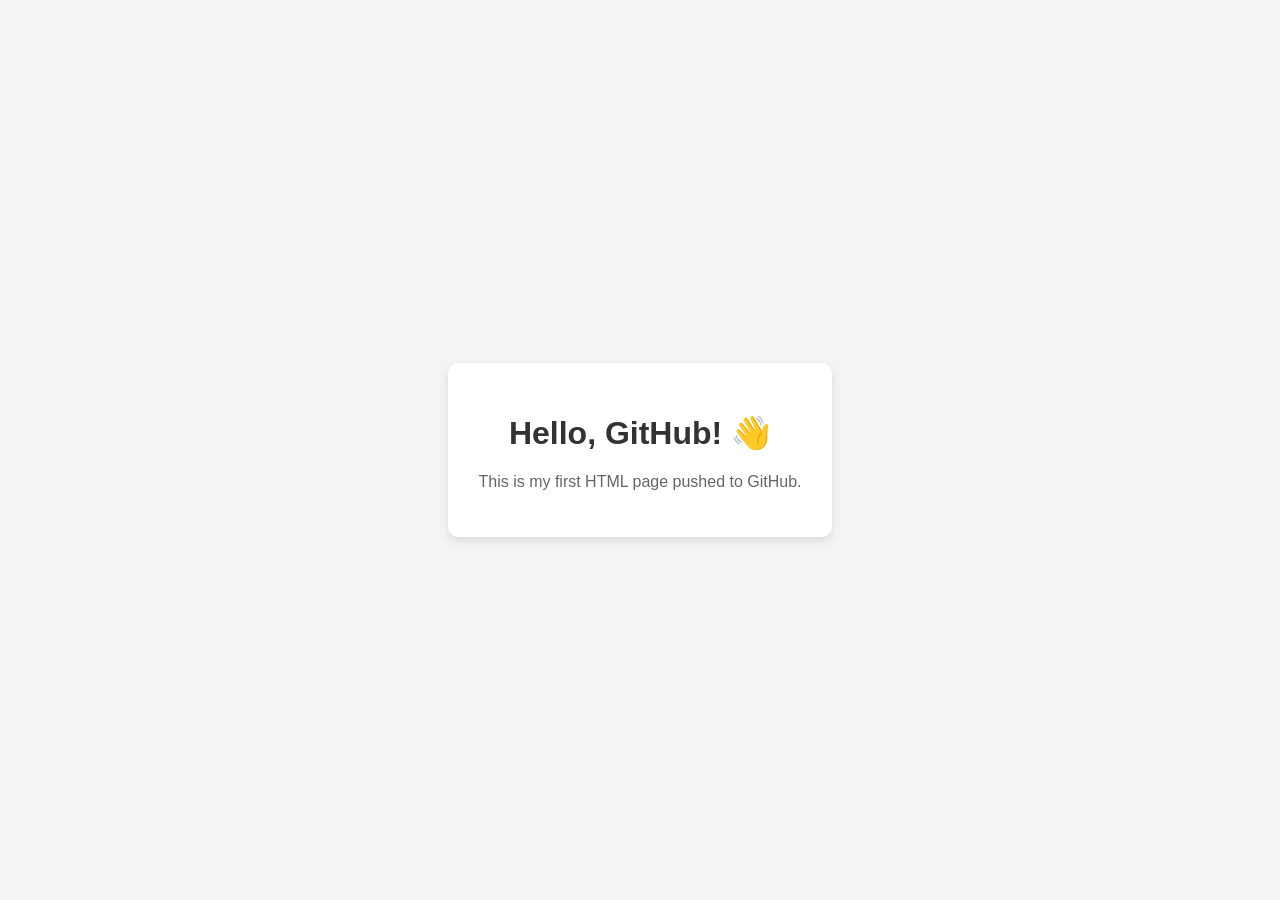
<file: index.html>
<!DOCTYPE html>
<html lang="en">
<head>
    <meta charset="UTF-8">
    <meta name="viewport" content="width=device-width, initial-scale=1.0">
    <title>My First GitHub Page</title>
    <style>
        body {
            font-family: Arial, sans-serif;
            display: flex;
            justify-content: center;
            align-items: center;
            height: 100vh;
            margin: 0;
            background: #f4f4f4;
        }

        .container {
            text-align: center;
            background: white;
            padding: 30px;
            border-radius: 10px;
            box-shadow: 0 4px 10px rgba(0,0,0,0.1);
        }

        h1 {
            color: #333;
        }

        p {
            color: #666;
        }
    </style>
</head>
<body>
    <div class="container">
        <h1>Hello, GitHub! 👋</h1>
        <p>This is my first HTML page pushed to GitHub.</p>
    </div>
</body>
</html>
</file>
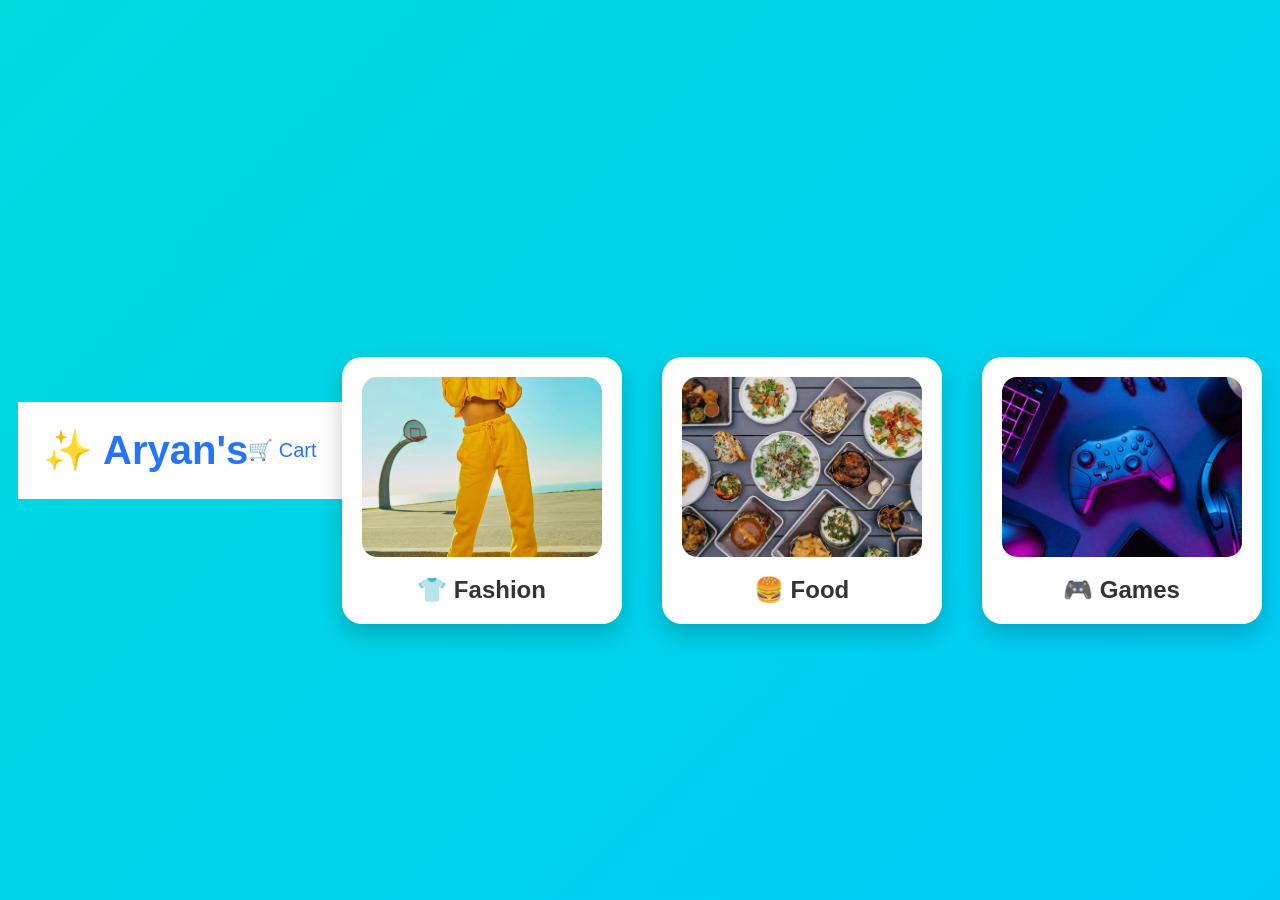
<file: Aryan/index.html>
<!DOCTYPE html>
<html lang="en">

<head>

<meta charset="UTF-8">
<meta name="viewport" content="width=device-width, initial-scale=1.0">

<title>Aryan's</title>

<link rel="stylesheet" href="css/style.css">

</head>


<body>


<header>

<h1>✨ Aryan's</h1>

<a href="cart.html">🛒 Cart</a>

</header>



<div class="category-container">


<a href="fashion.html" class="category">

<img src="images/fashion.jpg">

<h2>👕 Fashion</h2>

</a>



<a href="food.html" class="category">

<img src="images/food.jpg">

<h2>🍔 Food</h2>

</a>



<a href="games.html" class="category">

<img src="images/games.jpg">

<h2>🎮 Games</h2>

</a>



</div>



</body>

</html>
</file>
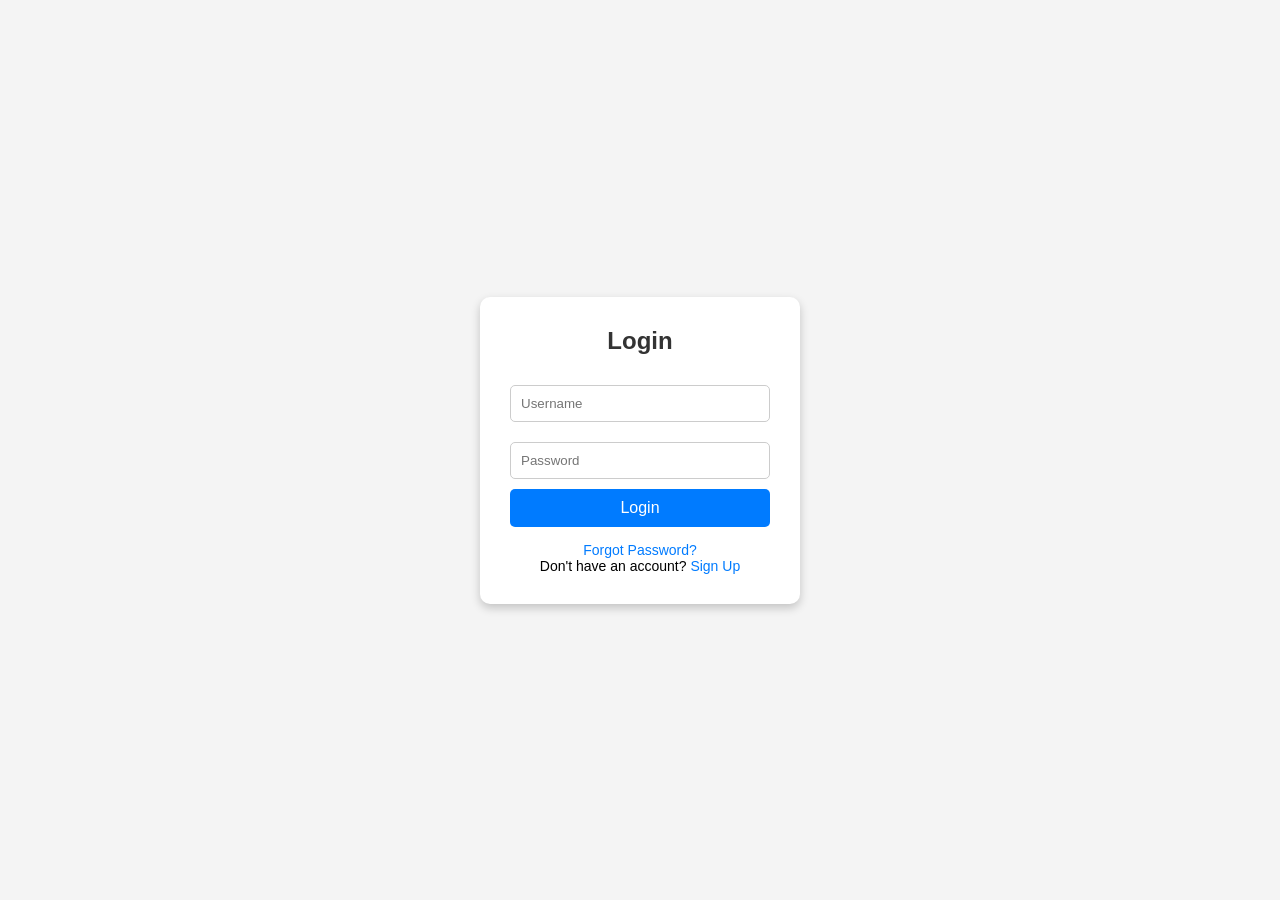
<file: front.html>
<!DOCTYPE html>
<html lang="en">
<head>
    <meta charset="UTF-8">
    <meta name="viewport" content="width=device-width, initial-scale=1.0">
    <title>Login Page</title>

    <style>
        * {
            margin: 0;
            padding: 0;
            box-sizing: border-box;
            font-family: Arial, sans-serif;
        }

        body {
            background: #f4f4f4;
            display: flex;
            justify-content: center;
            align-items: center;
            height: 100vh;
        }

        .login-container {
            background: white;
            padding: 30px;
            width: 320px;
            border-radius: 10px;
            box-shadow: 0 4px 10px rgba(0,0,0,0.2);
            text-align: center;
        }

        h2 {
            margin-bottom: 20px;
            color: #333;
        }

        input {
            width: 100%;
            padding: 10px;
            margin: 10px 0;
            border: 1px solid #ccc;
            border-radius: 5px;
        }

        button {
            width: 100%;
            padding: 10px;
            background: #007BFF;
            color: white;
            border: none;
            border-radius: 5px;
            cursor: pointer;
            font-size: 16px;
        }

        button:hover {
            background: #0056b3;
        }

        .links {
            margin-top: 15px;
            font-size: 14px;
        }

        .links a {
            text-decoration: none;
            color: #007BFF;
        }

        .links a:hover {
            text-decoration: underline;
        }
    </style>
</head>
<body>

    <div class="login-container">
        <h2>Login</h2>

        <form action="#" method="post">
            <input type="text" placeholder="Username" required>
            <input type="password" placeholder="Password" required>

            <button type="submit">Login</button>
        </form>

        <div class="links">
            <p><a href="#">Forgot Password?</a></p>
            <p>Don't have an account? <a href="#">Sign Up</a></p>
        </div>
    </div>

</body>
</html>
</file>
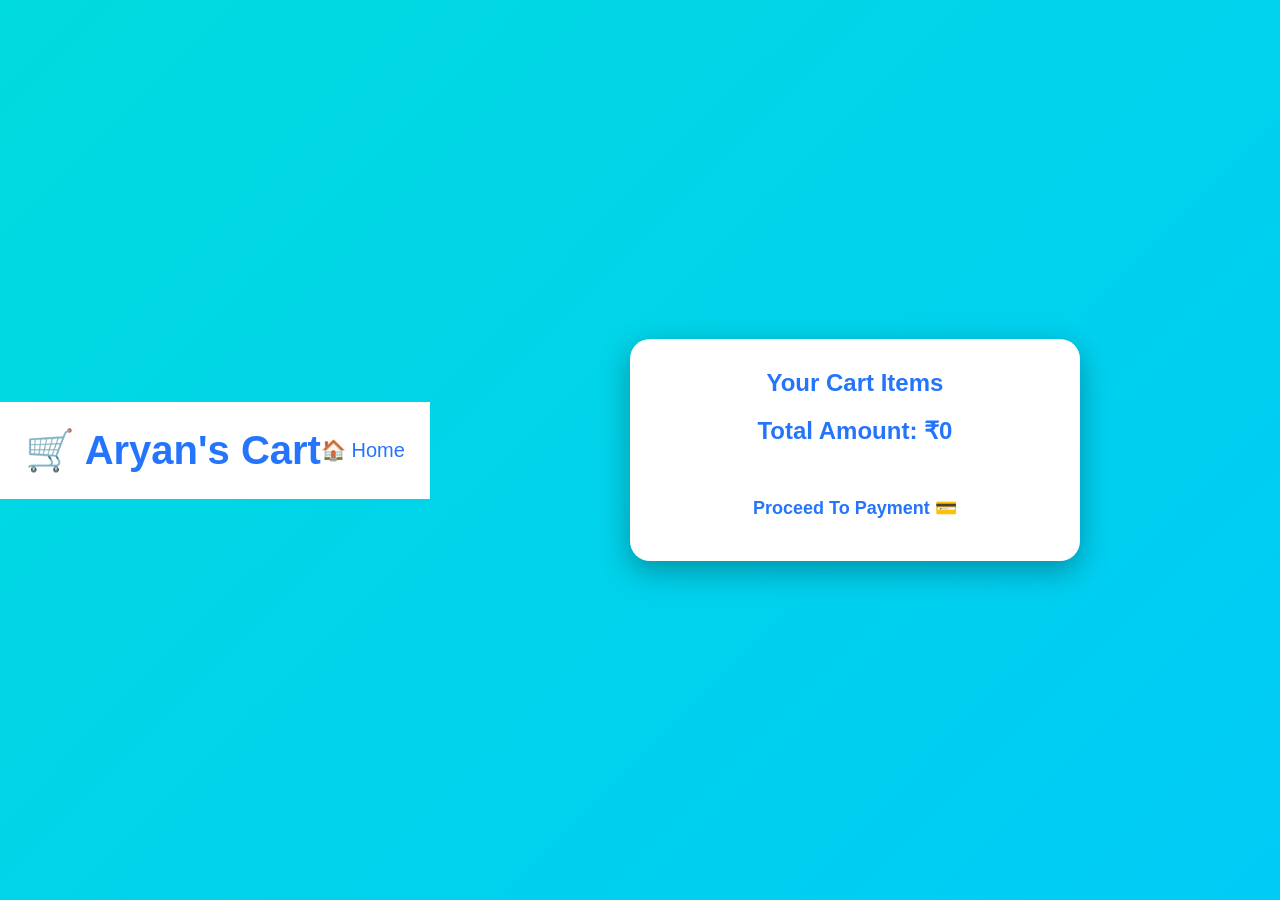
<file: Aryan/cart.html>
<!DOCTYPE html>
<html lang="en">

<head>

<meta charset="UTF-8">
<meta name="viewport" content="width=device-width, initial-scale=1.0">

<title>Aryan's Cart</title>

<link rel="stylesheet" href="css/style.css">

</head>


<body onload="showCart()">



<header>

<h1>🛒 Aryan's Cart</h1>

<a href="home.html">🏠 Home</a>

</header>



<div class="cart-box">


<h2>Your Cart Items</h2>


<div id="cartItems">

</div>



<h2 id="total">

Total Amount: ₹0

</h2>



<button onclick="payment()">

Proceed To Payment 💳

</button>



</div>



<script src="js/script.js"></script>


</body>

</html>
</file>
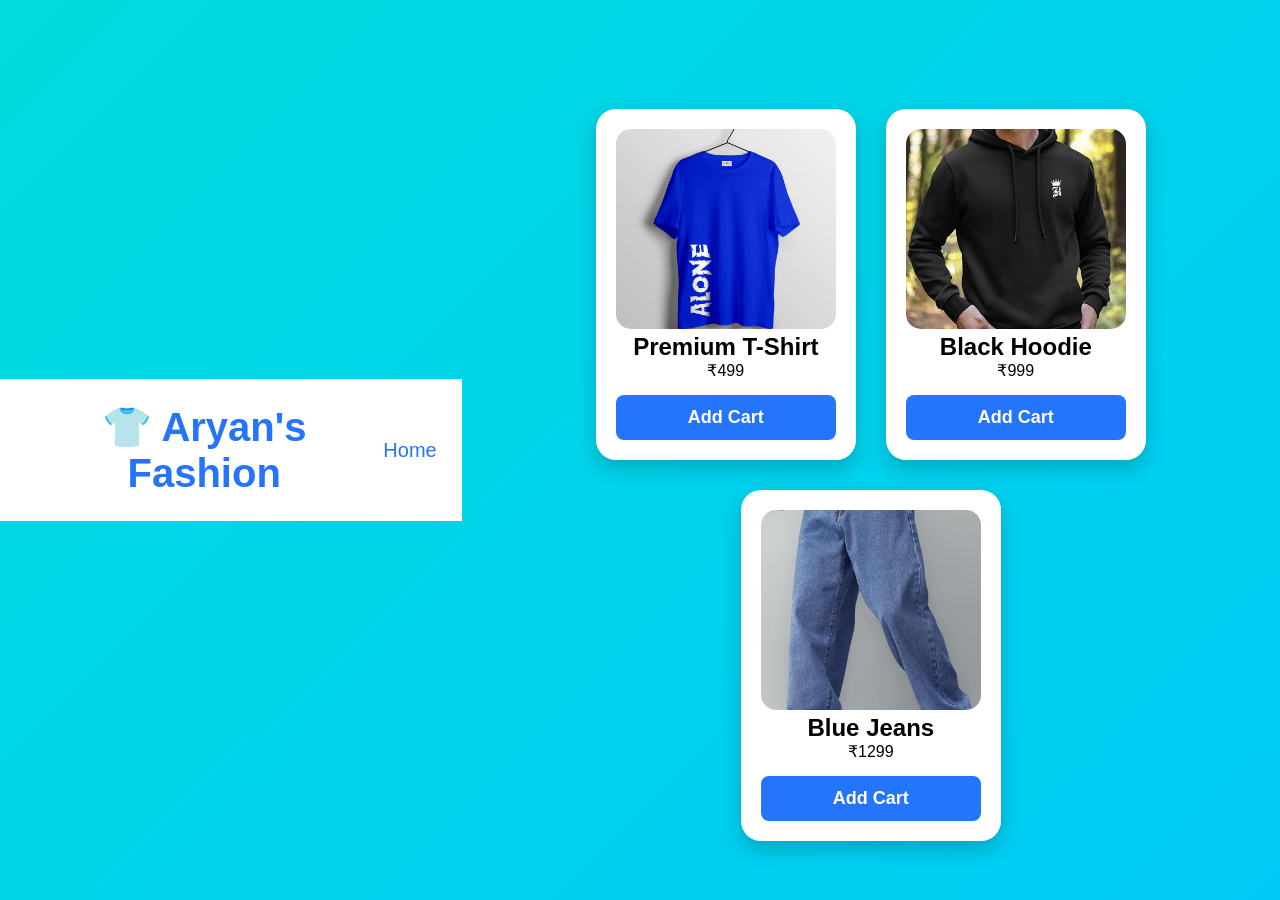
<file: Aryan/fashion.html>
<!DOCTYPE html>
<html>
<head>

<title>Aryan's Fashion</title>

<link rel="stylesheet" href="css/style.css">

</head>
<script src="js/script.js"></script>

<body>

<header>
<h1>👕 Aryan's Fashion</h1>
<a href="home.html">Home</a>
</header>


<div class="products">


<div class="card">

<img src="images/tshirt.jpg">

<h2>Premium T-Shirt</h2>

<p>₹499</p>

<button>Add Cart</button>

</div>



<div class="card">

<img src="images/hoodie.jpg">

<h2>Black Hoodie</h2>

<p>₹999</p>

<button>Add Cart</button>

</div>



<div class="card">

<img src="images/jeans.jpg">

<h2>Blue Jeans</h2>

<p>₹1299</p>

<button>Add Cart</button>

</div>


</div>


</body>
</html>
</file>
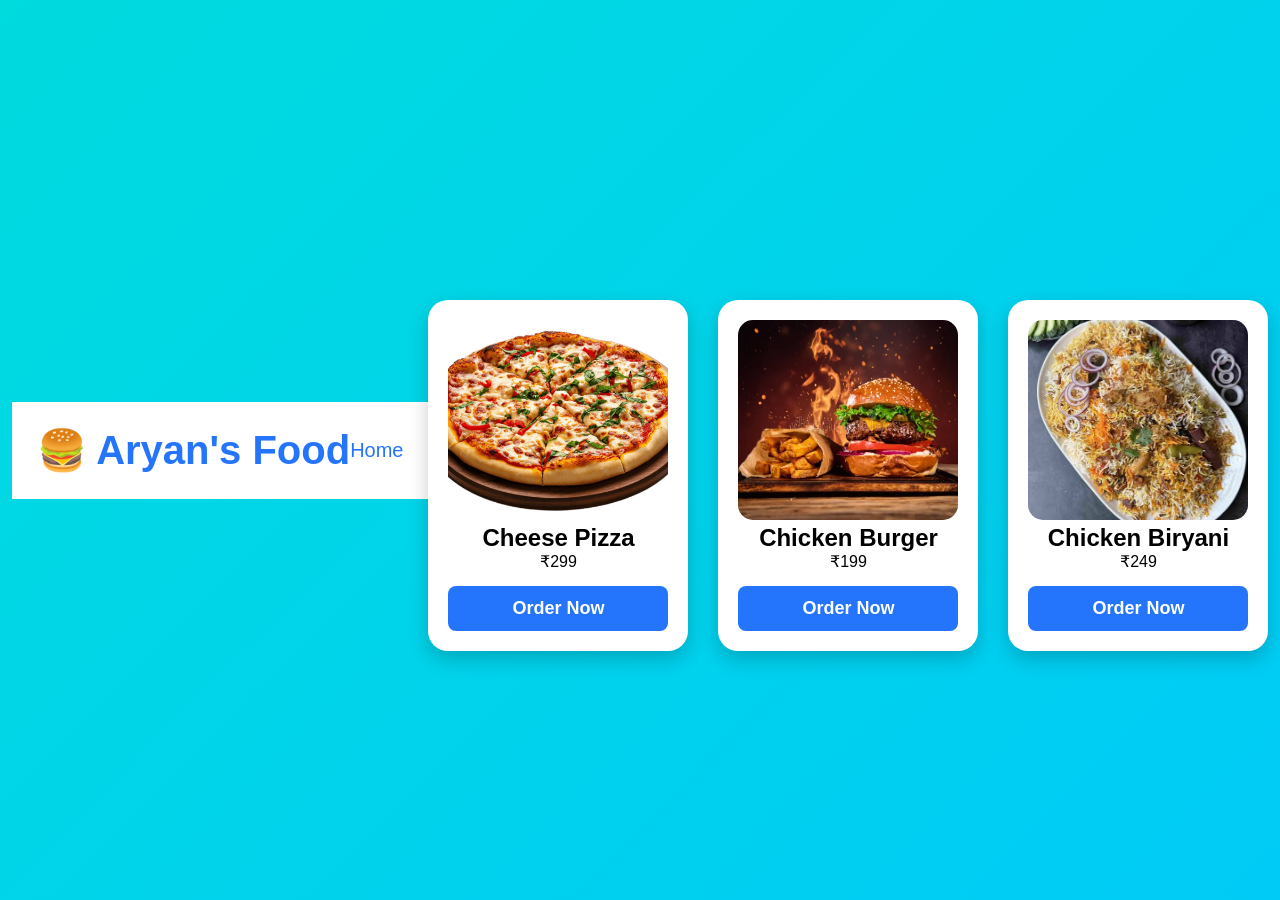
<file: Aryan/food.html>
<!DOCTYPE html>
<html>

<head>

<title>Aryan's Food</title>

<link rel="stylesheet" href="css/style.css">

</head>

<script src="js/script.js"></script>
<body>


<header>

<h1>🍔 Aryan's Food</h1>

<a href="home.html">Home</a>

</header>



<div class="products">


<div class="card">

<img src="images/pizza.jpg">

<h2>Cheese Pizza</h2>

<p>₹299</p>

<button>Order Now</button>

</div>



<div class="card">

<img src="images/burger.jpg">

<h2>Chicken Burger</h2>

<p>₹199</p>

<button>Order Now</button>

</div>



<div class="card">

<img src="images/biryani.jpg">

<h2>Chicken Biryani</h2>

<p>₹249</p>

<button>Order Now</button>

</div>


</div>


</body>

</html>
</file>
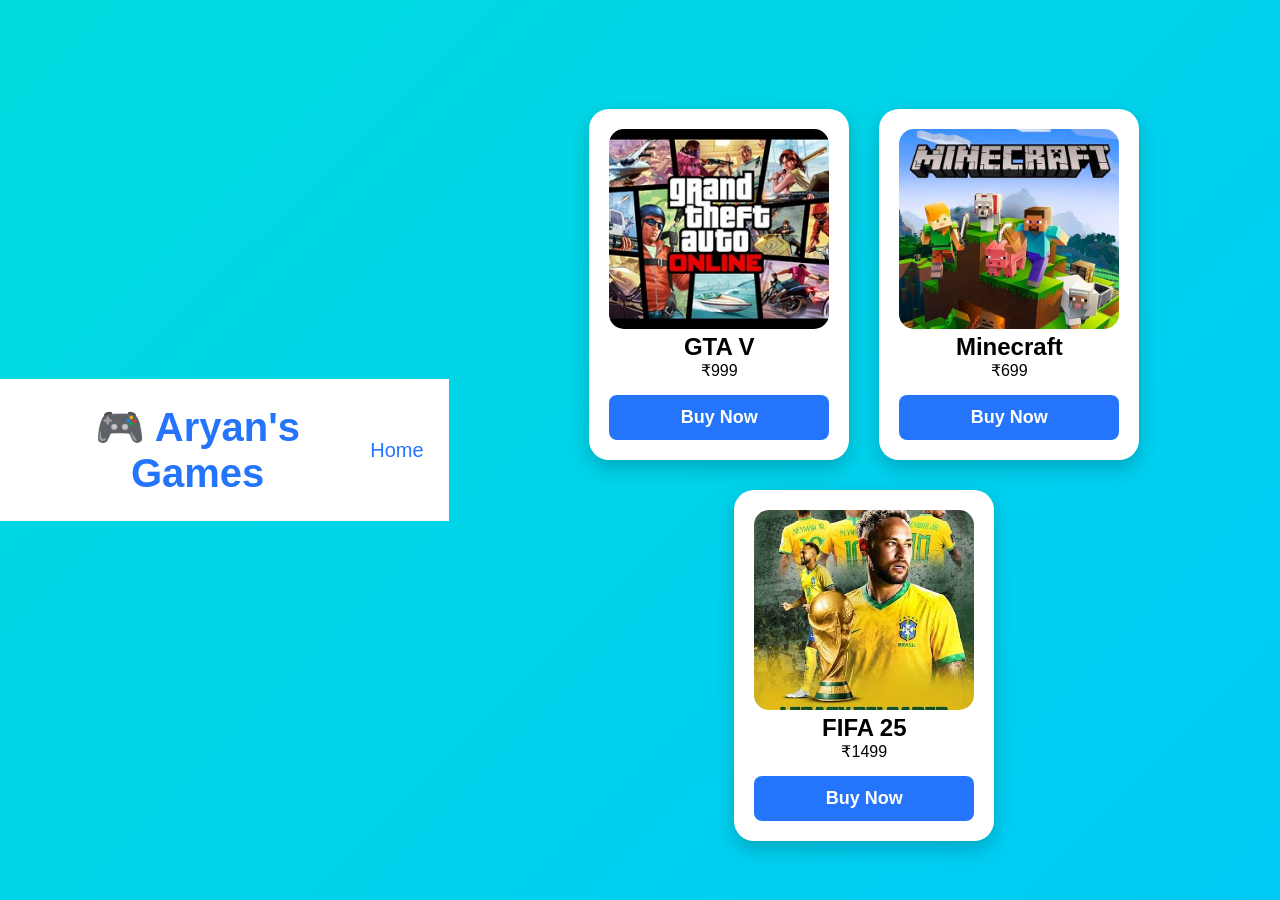
<file: Aryan/games.html>
<!DOCTYPE html>
<html>


<head>

<title>Aryan's Games</title>

<link rel="stylesheet" href="css/style.css">

</head>

<script src="js/script.js"></script>

<body>


<header>

<h1>🎮 Aryan's Games</h1>

<a href="home.html">Home</a>

</header>




<div class="products">



<div class="card">

<img src="images/gta.jpg">

<h2>GTA V</h2>

<p>₹999</p>

<button>Buy Now</button>

</div>




<div class="card">

<img src="images/minecraft.jpg">

<h2>Minecraft</h2>

<p>₹699</p>

<button>Buy Now</button>

</div>




<div class="card">

<img src="images/fifa.jpg">

<h2>FIFA 25</h2>

<p>₹1499</p>

<button>Buy Now</button>

</div>


</div>


</body>

</html>
</file>
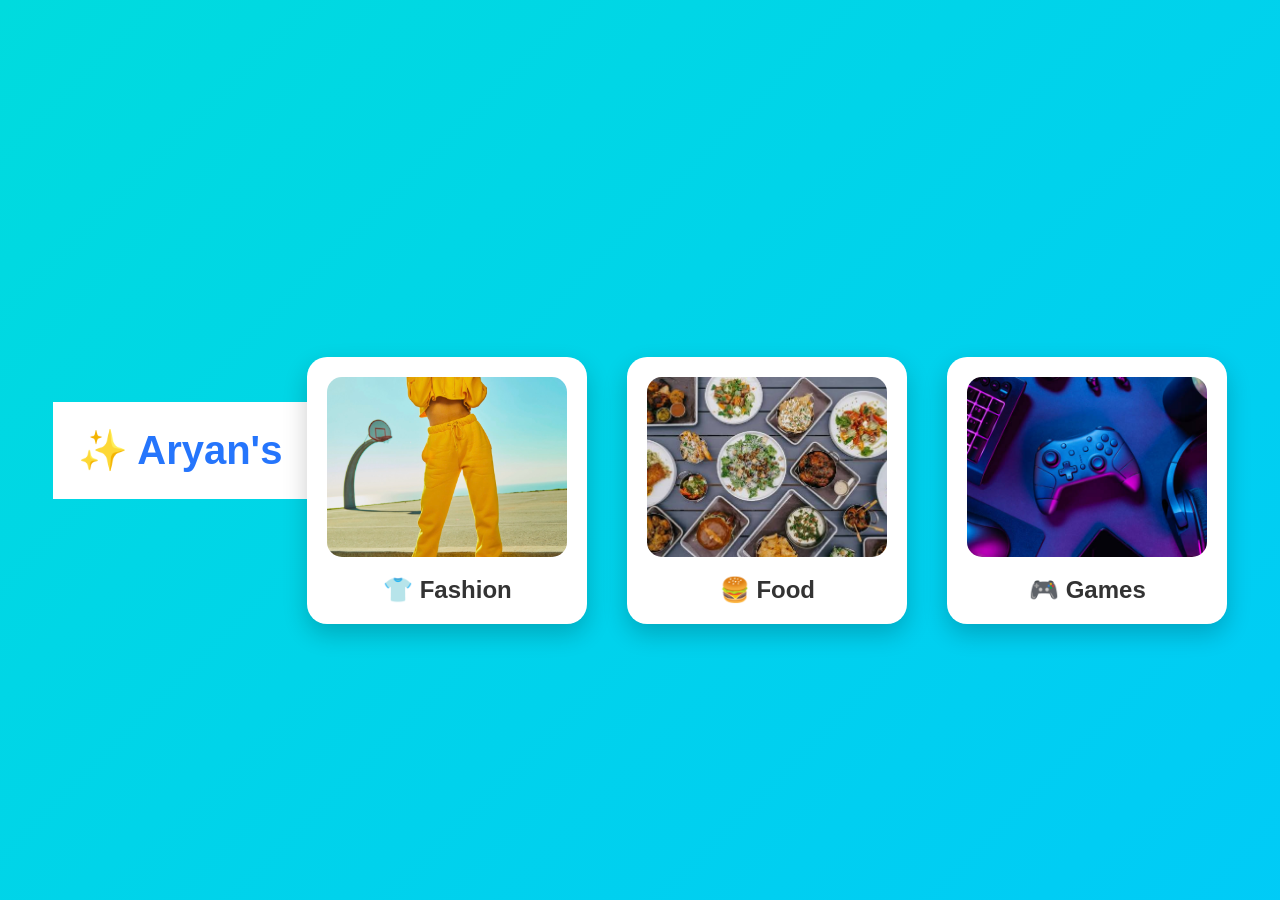
<file: Aryan/home.html>
<!DOCTYPE html>
<html lang="en">

<head>

<meta charset="UTF-8">
<meta name="viewport" content="width=device-width, initial-scale=1.0">

<title>Aryan's</title>

<link rel="stylesheet" href="css/style.css">

</head>


<body>


<header>

<h1>✨ Aryan's</h1>

</header>



<div class="category-container">


<a href="fashion.html" class="category">

<img src="images/fashion.jpg">

<h2>👕 Fashion</h2>

</a>



<a href="food.html" class="category">

<img src="images/food.jpg">

<h2>🍔 Food</h2>

</a>



<a href="games.html" class="category">

<img src="images/games.jpg">

<h2>🎮 Games</h2>

</a>



</div>



</body>

</html>
</file>
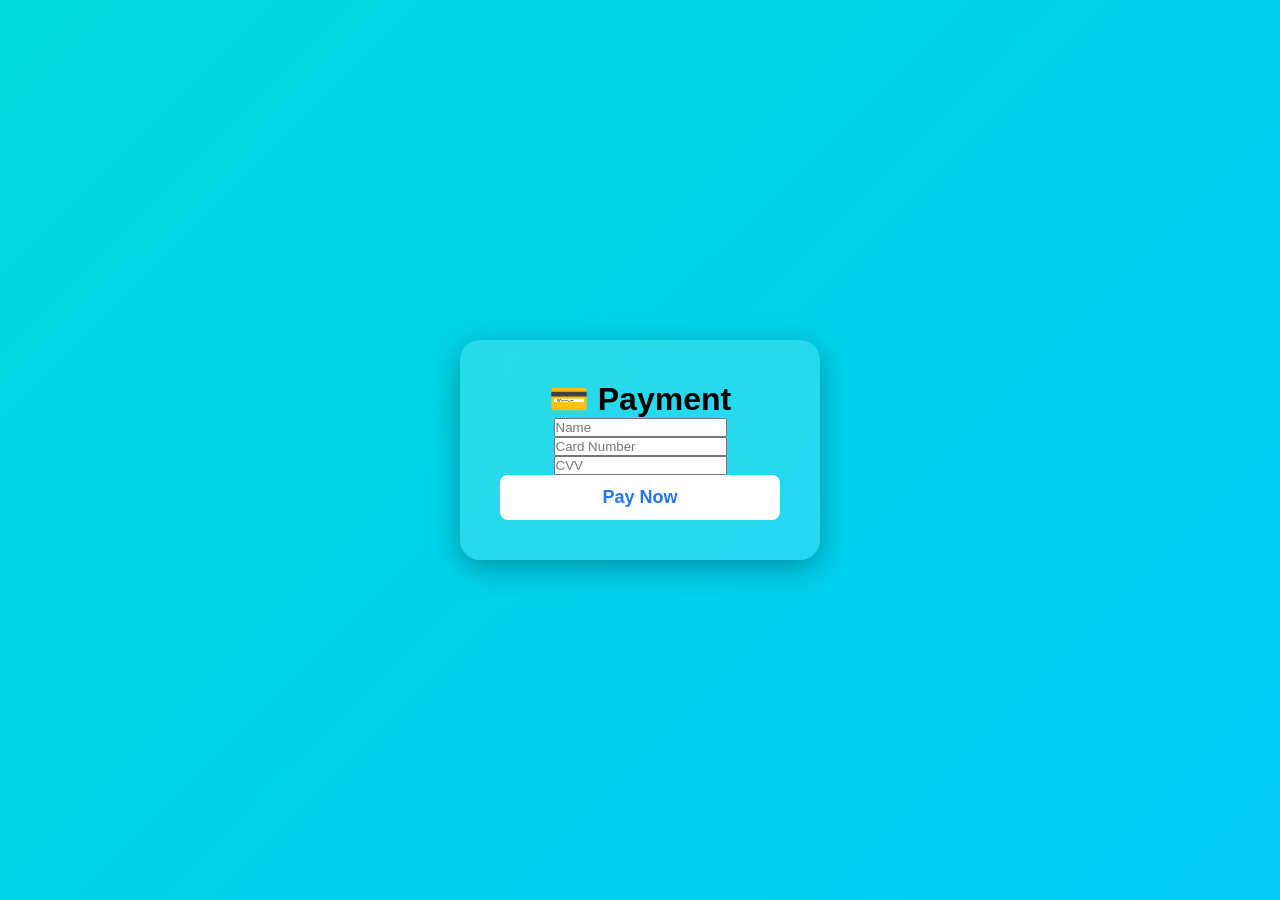
<file: Aryan/payment.html>
<!DOCTYPE html>
<html>

<head>

<title>Payment</title>

<link rel="stylesheet" href="css/style.css">

</head>


<body>


<div class="login-box">

<h1>💳 Payment</h1>

<input type="text" placeholder="Name">

<input type="number" placeholder="Card Number">

<input type="number" placeholder="CVV">


<button onclick="pay()">
Pay Now
</button>


</div>



<script>

function pay(){

localStorage.removeItem("cart");

window.location.href="order-success.html";

}

</script>


</body>

</html>
</file>
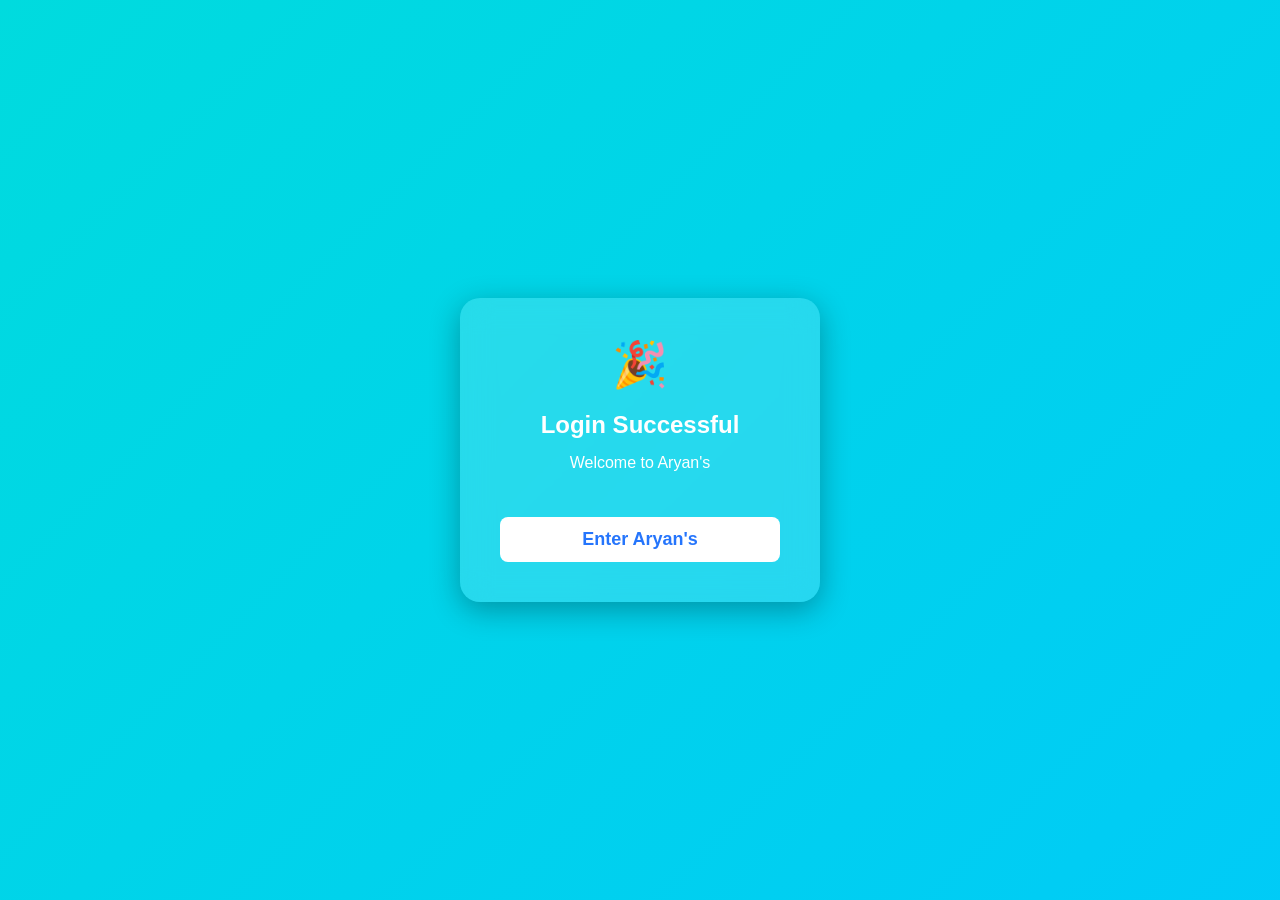
<file: Aryan/success.html>
<!DOCTYPE html>
<html lang="en">

<head>

<meta charset="UTF-8">
<meta name="viewport" content="width=device-width, initial-scale=1.0">

<title>Login Success</title>

<link rel="stylesheet" href="css/style.css">

</head>


<body>


<div class="login-box success-box">


<h1>🎉</h1>

<h2>Login Successful</h2>

<p>Welcome to Aryan's</p>


<button onclick="goHome()">
Enter Aryan's
</button>


</div>


<script>

function goHome(){

window.location.href="home.html";

}

</script>


</body>

</html>
</file>
<file: Aryan/css/style.css>
*{
    margin:0;
    padding:0;
    box-sizing:border-box;
    font-family:Arial, Helvetica, sans-serif;
}

body{
    height:100vh;
    display:flex;
    justify-content:center;
    align-items:center;

    background:linear-gradient(-45deg,#6a11cb,#2575fc,#00c6ff,#00dbde);
    background-size:400% 400%;
    animation:bgAnimation 10s ease infinite;
}

@keyframes bgAnimation{

    0%{
        background-position:0% 50%;
    }

    50%{
        background-position:100% 50%;
    }

    100%{
        background-position:0% 50%;
    }

}

.container{
    width:100%;
    display:flex;
    justify-content:center;
    align-items:center;
}

.login-box{

    width:360px;

    background:rgba(255,255,255,.15);

    backdrop-filter:blur(15px);

    padding:40px;

    border-radius:20px;

    box-shadow:0 8px 30px rgba(0,0,0,.3);

    text-align:center;
}

.login-box h2{

    color:white;

    margin-bottom:10px;
}

.login-box p{

    color:white;

    margin-bottom:25px;
}

.input-box{

    margin-bottom:18px;
}

.input-box input{

    width:100%;

    padding:12px;

    border:none;

    outline:none;

    border-radius:8px;

    font-size:16px;
}

button{

    width:100%;

    padding:12px;

    border:none;

    border-radius:8px;

    background:white;

    color:#2575fc;

    font-size:18px;

    font-weight:bold;

    cursor:pointer;

    transition:.3s;
}

button:hover{

    background:#2575fc;

    color:white;

    transform:translateY(-3px);
}

.links{

    margin-top:20px;
}

.links a{

    color:white;

    text-decoration:none;
}

.links a:hover{

    text-decoration:underline;
}

.links p{

    margin-top:12px;
}

.success-box h1{

    color:white;
    font-size:45px;
    margin-bottom:20px;

}


.success-box h2{

    color:white;
    margin-bottom:15px;

}


.success-box button{

    margin-top:20px;

}



header{

display:flex;

justify-content:space-between;

align-items:center;

padding:20px;

background:white;

}


header a{

text-decoration:none;

font-size:20px;

color:#2575fc;

}



.products{

display:flex;

justify-content:center;

gap:30px;

margin-top:50px;

flex-wrap:wrap;

}



.card{

background:white;

width:250px;

padding:20px;

border-radius:15px;

text-align:center;

box-shadow:0 5px 20px rgba(0,0,0,.2);

}



.card img{

width:200px;

border-radius:10px;

}



.card button{

margin-top:15px;

background:#2575fc;

color:white;

}



header{

background:white;

padding:20px;

text-align:center;

}


header h1{

color:#2575fc;

font-size:40px;

}



.category-container{

display:flex;

justify-content:center;

gap:40px;

margin-top:80px;

flex-wrap:wrap;

}



.category{

background:white;

width:280px;

padding:20px;

border-radius:20px;

text-align:center;

text-decoration:none;

color:#333;

box-shadow:0 10px 25px rgba(0,0,0,.2);

transition:.3s;

}



.category:hover{

transform:translateY(-10px);

}



.category img{

width:240px;

height:180px;

object-fit:cover;

border-radius:15px;

}



.category h2{

margin-top:15px;

}

header{

display:flex;
justify-content:space-between;
align-items:center;
padding:25px;

background:white;

}


header h1{

color:#2575fc;

}


header a{

text-decoration:none;
font-size:20px;
color:#2575fc;

}


.products{

display:flex;

justify-content:center;

gap:30px;

flex-wrap:wrap;

margin-top:50px;

}



.card{

background:white;

width:260px;

padding:20px;

border-radius:20px;

text-align:center;

box-shadow:0 8px 20px rgba(0,0,0,.2);

}



.card img{

width:220px;

height:200px;

object-fit:cover;

border-radius:15px;

}



.card button{

margin-top:15px;

background:#2575fc;

color:white;

}


.cart-box{

    width:450px;

    background:white;

    padding:30px;

    margin:50px auto;

    border-radius:20px;

    box-shadow:0 10px 30px rgba(0,0,0,0.3);

    text-align:center;

}


.cart-box h2{

    margin-bottom:20px;

    color:#2575fc;

}


#cartItems div{

    display:flex;

    justify-content:space-between;

    align-items:center;

    background:#f2f2f2;

    padding:15px;

    margin:10px 0;

    border-radius:10px;

}


#cartItems button{

    background:red;

    color:white;

    padding:8px;

    border:none;

    border-radius:5px;

    cursor:pointer;

}


.cart-box button{

    margin-top:20px;

}
</file>
